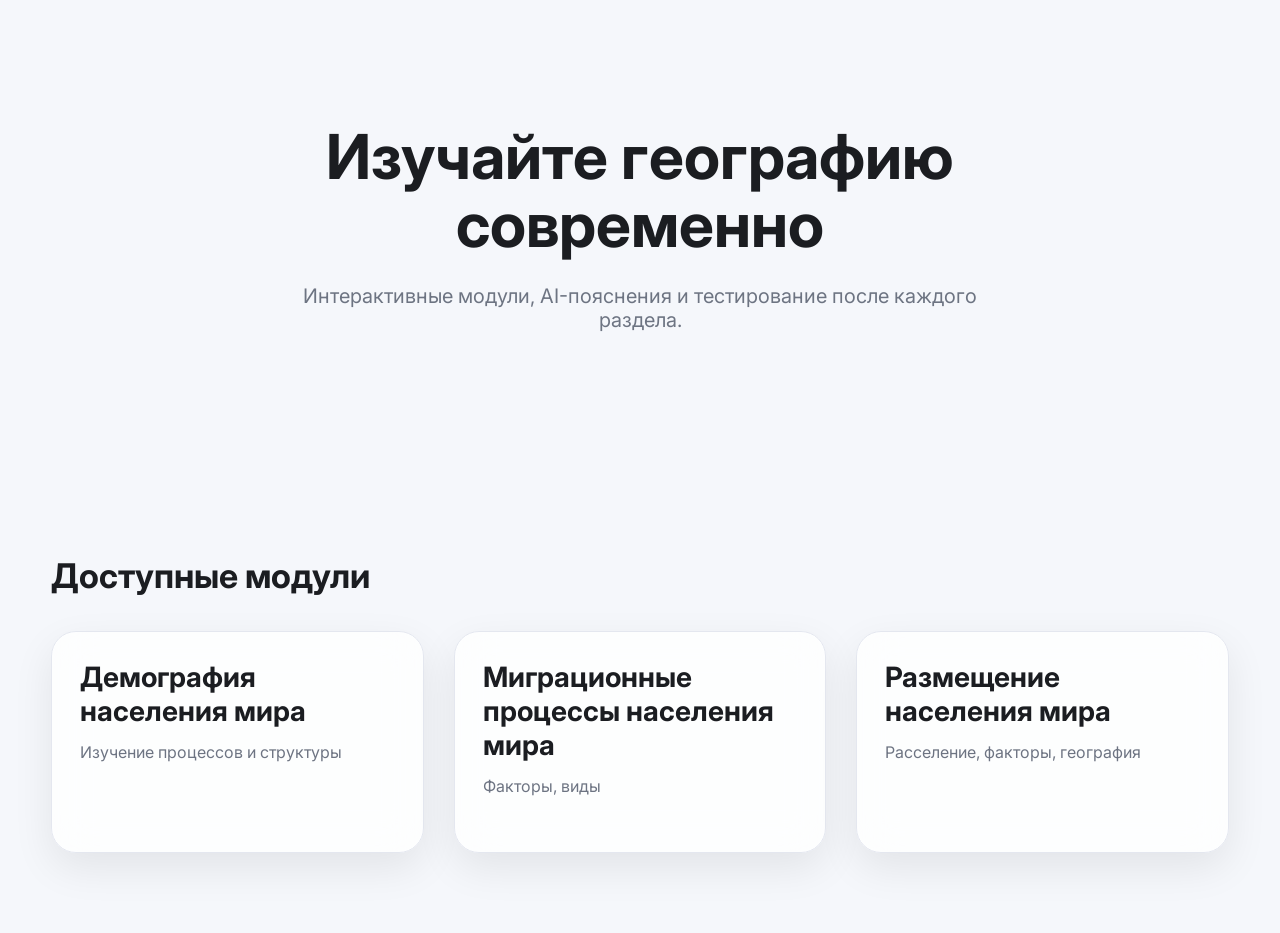
<file: index.html>
<!DOCTYPE html>
<html lang="ru">
<head>
    <meta charset="UTF-8">
    <meta name="viewport" content="width=device-width, initial-scale=1.0">
    <title>Geography</title>

    <link rel="stylesheet" href="style.css">

    <link rel="preconnect" href="https://fonts.googleapis.com">
    <link href="https://fonts.googleapis.com/css2?family=Inter:wght@300;400;500;600;700&display=swap" rel="stylesheet">

</head>
<body>

<section class="hero">

    <div class="hero-text">

        <h1>
            Изучайте географию<br>
            современно
        </h1>

        <p>

            Интерактивные модули, AI-пояснения
            и тестирование после каждого раздела.

        </p>

    </div>

</section>


<section class="modules">

    <h2>Доступные модули</h2>

    <div class="grid">

        <div class="card" id="sel1">

            <h3>
                Демография населения мира
            </h3>

            <p>
                Изучение процессов и структуры
            </p>

            <!-- <div class="progress">

                <div class="fill" style="width:33%"></div>

            </div> -->

            <!-- <span>33%</span> -->

        </div>


        <div class="card" id="sel2">
            <h3>
                Миграционные процессы населения мира
            </h3>

            <p>
                Факторы, виды
            </p>

            <!-- <div class="progress">

                <div class="fill" style="width:20%"></div>

            </div>

            <span>20%</span> -->

        </div>


        <div class="card" id="sel3">
            <h3>
                Размещение населения мира
            </h3>

            <p>
                Расселение, факторы, география
            </p>

            <!-- <div class="progress">

                <div class="fill" style="width:0%"></div>

            </div>

            <span>0%</span> -->

        </div>

    </div>

</section>

<script>
    let block1 = document.querySelector("#sel1");
    block1.addEventListener("click", (e) => {
        location.href = "./index1.html?s=11";
    });
    let block2 = document.querySelector("#sel2");
    block2.addEventListener("click", (e) => {
        location.href = "./index1.html?s=21";
    });
    let block3 = document.querySelector("#sel3");
    block3.addEventListener("click", (e) => {
        location.href = "./index1.html?s=31";
    });
</script>


</body>
</html>
</file>
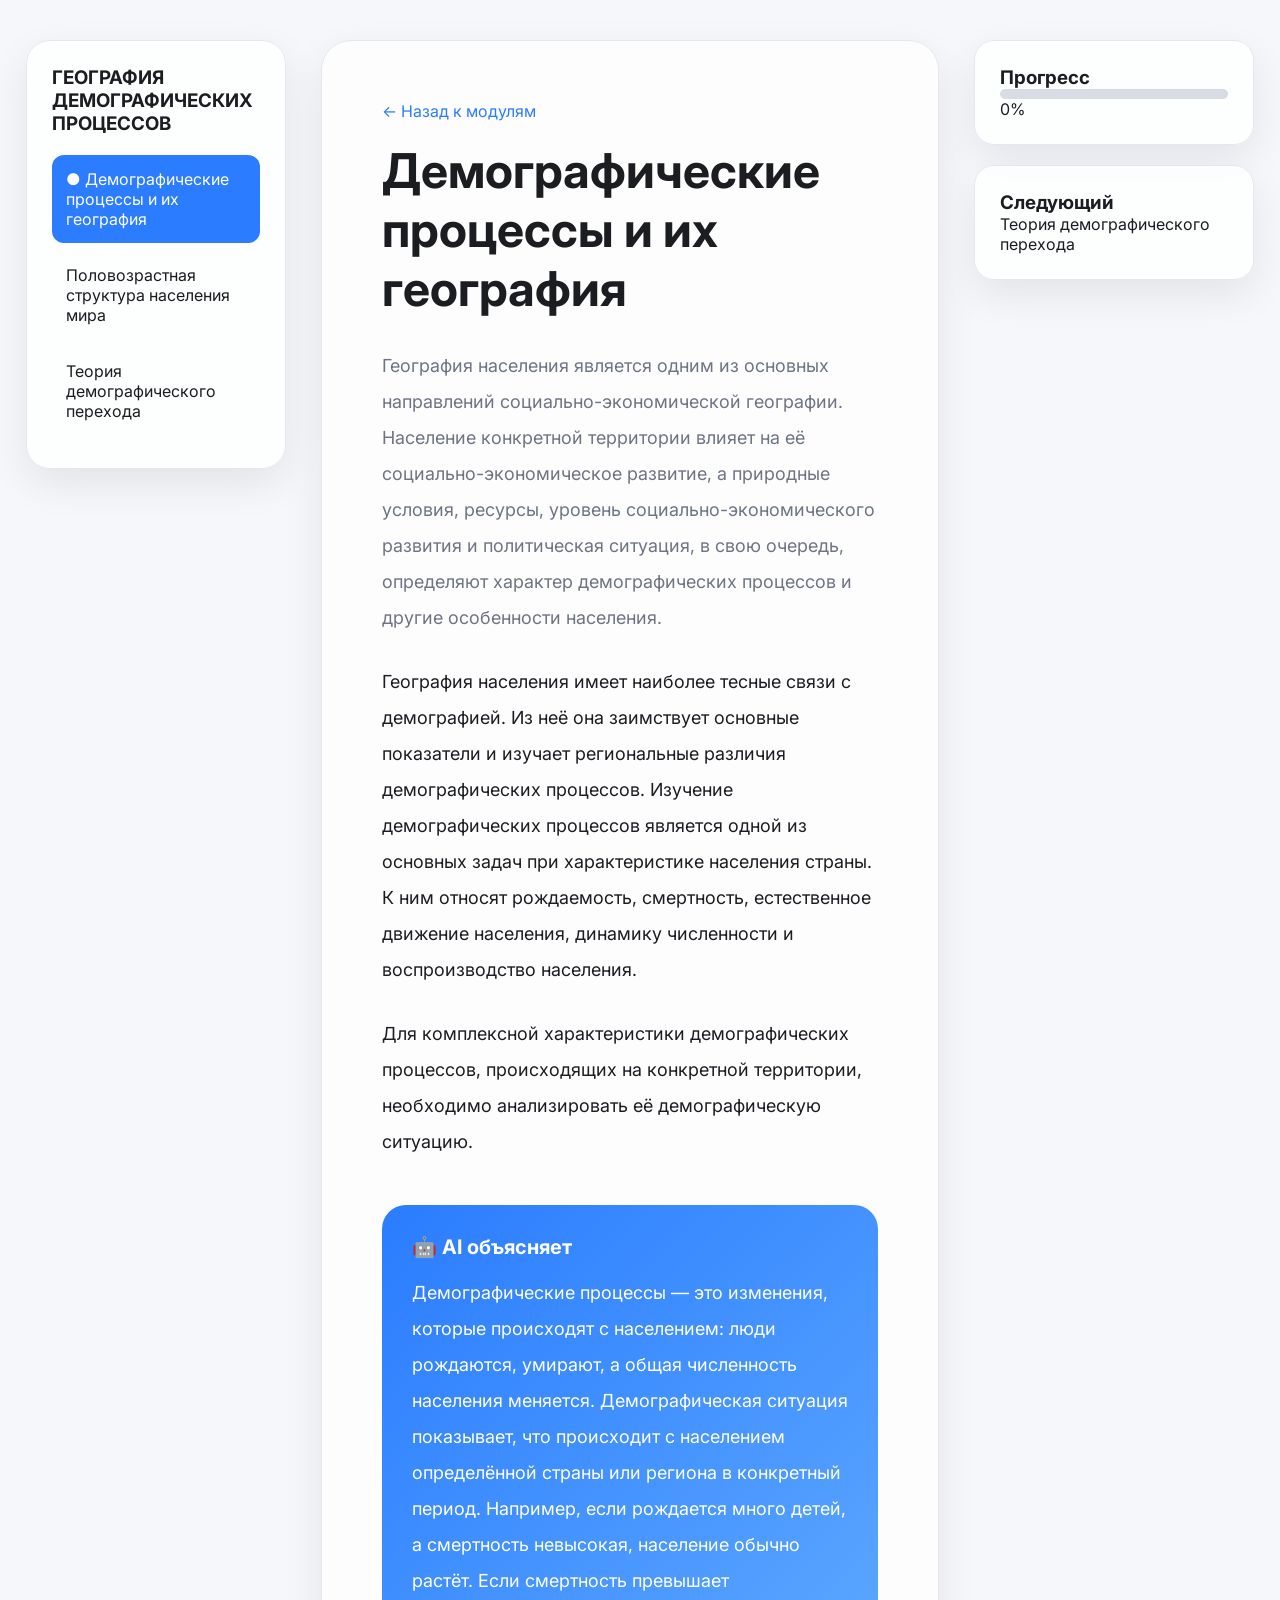
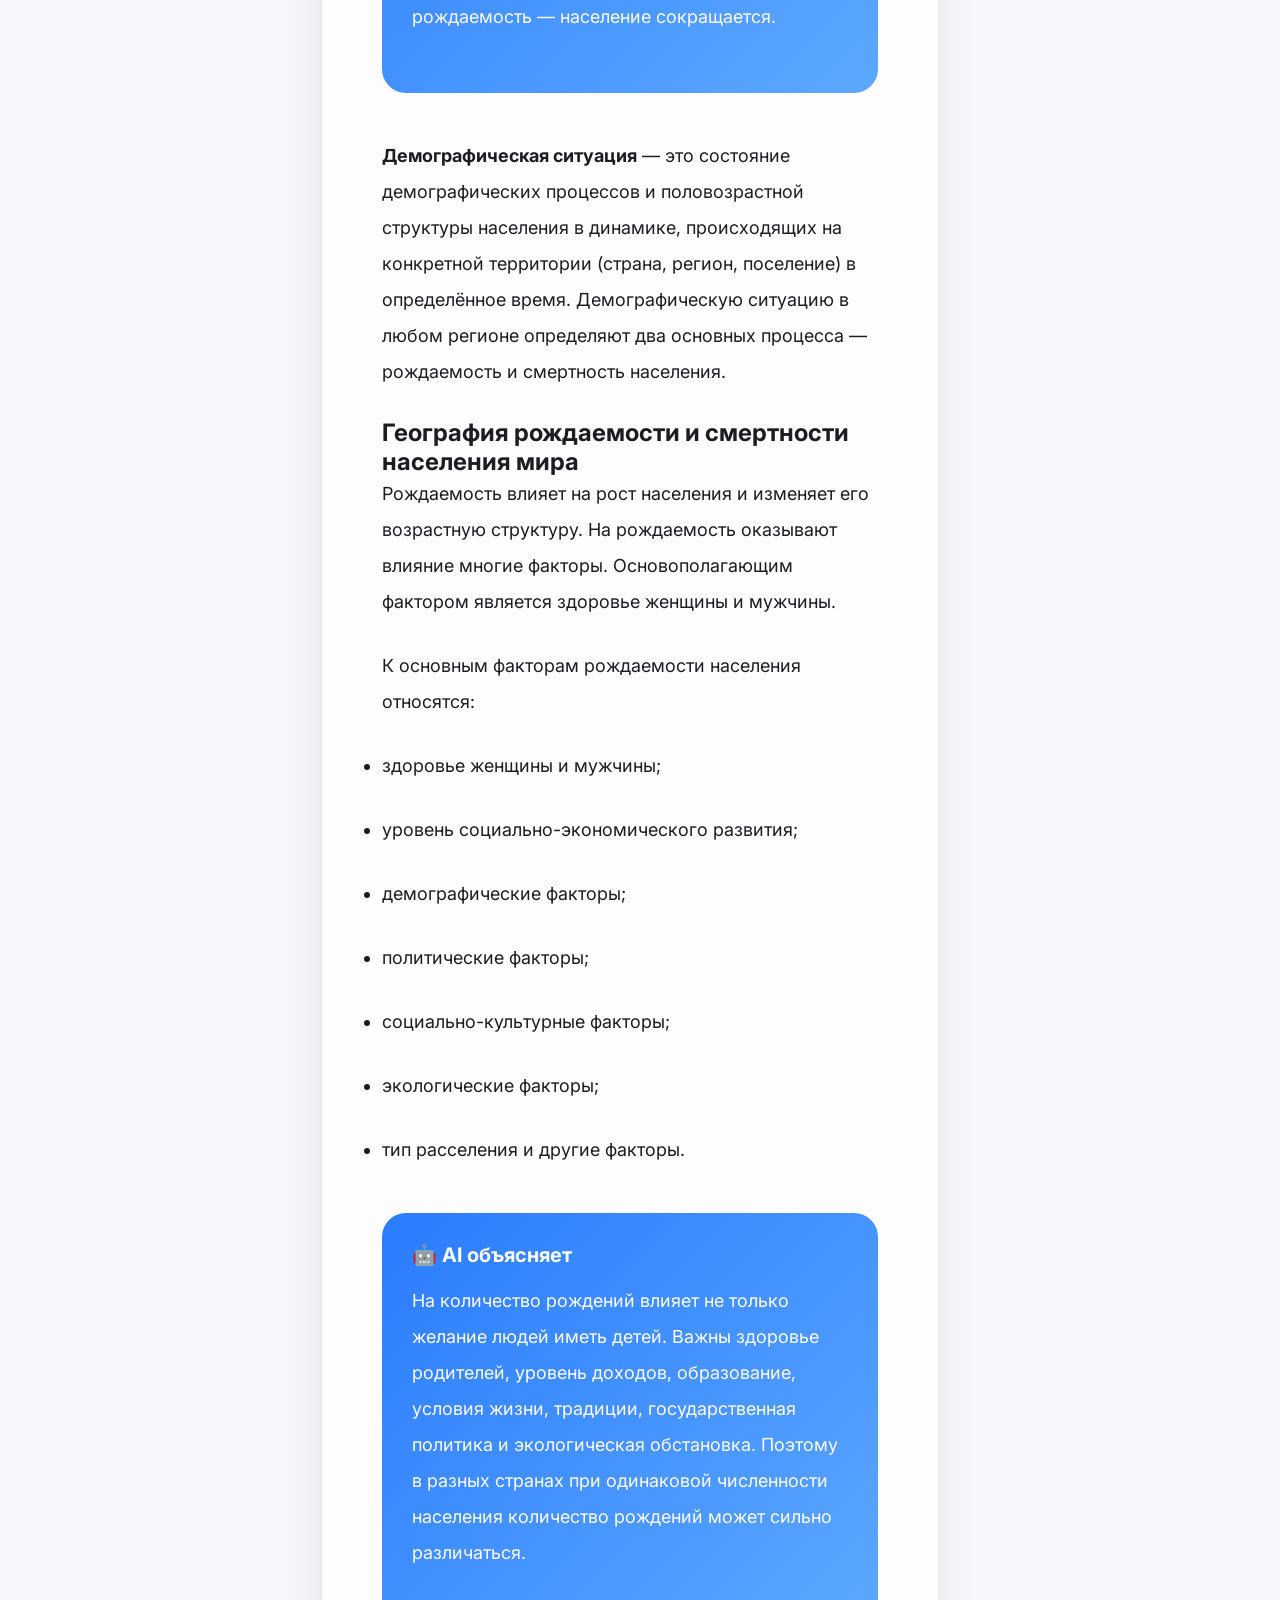
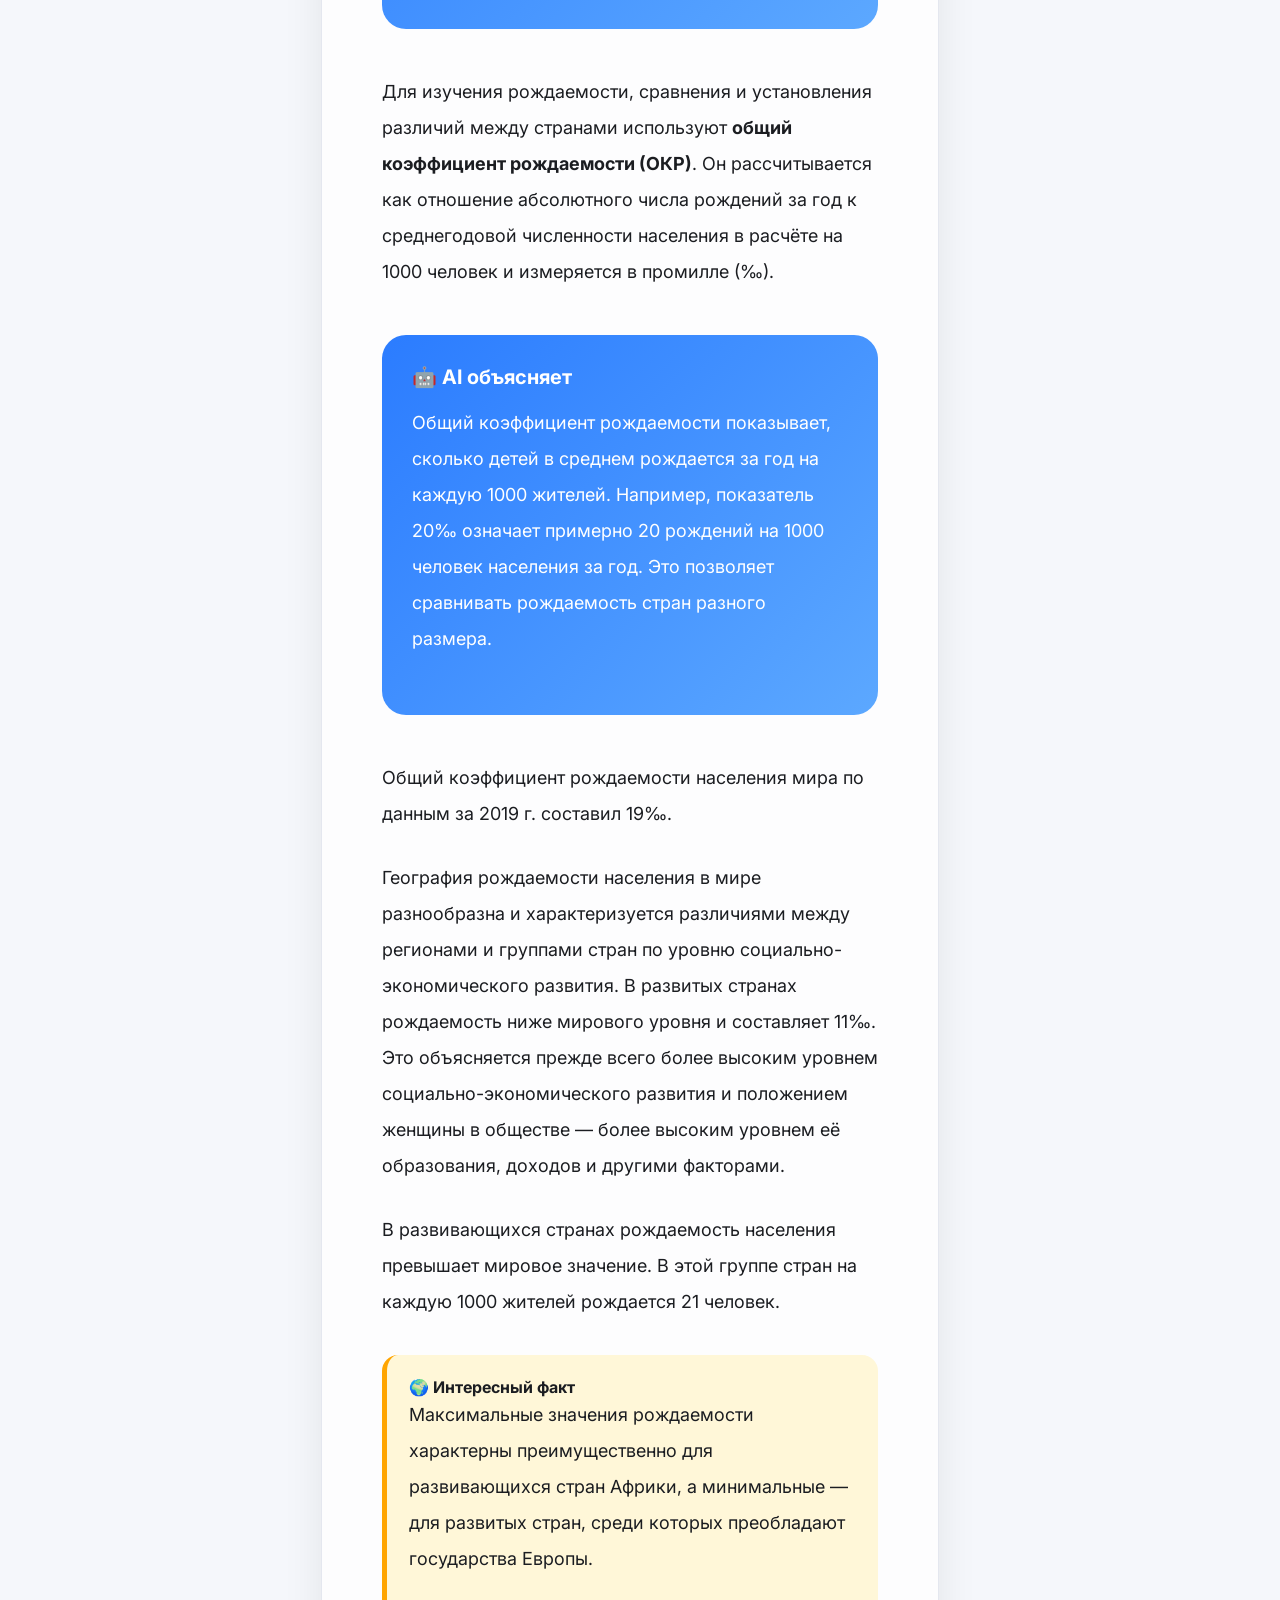
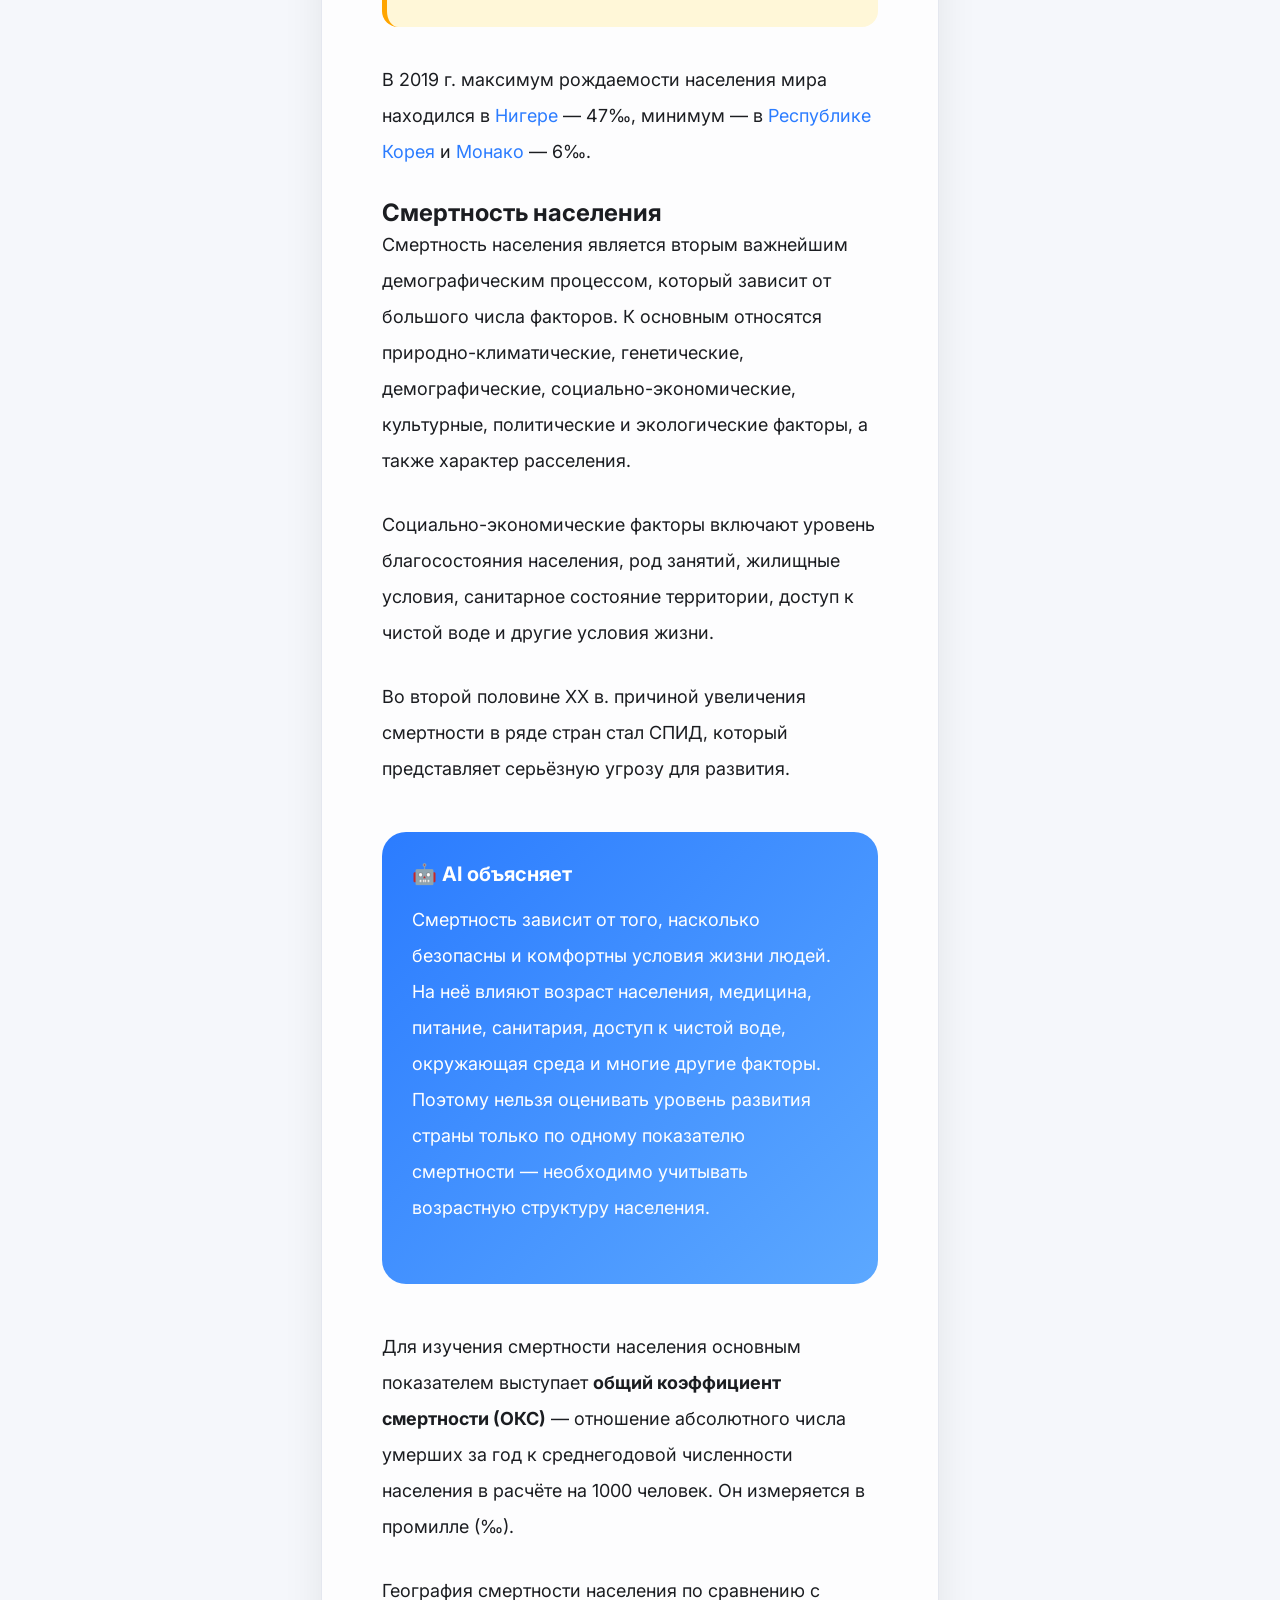
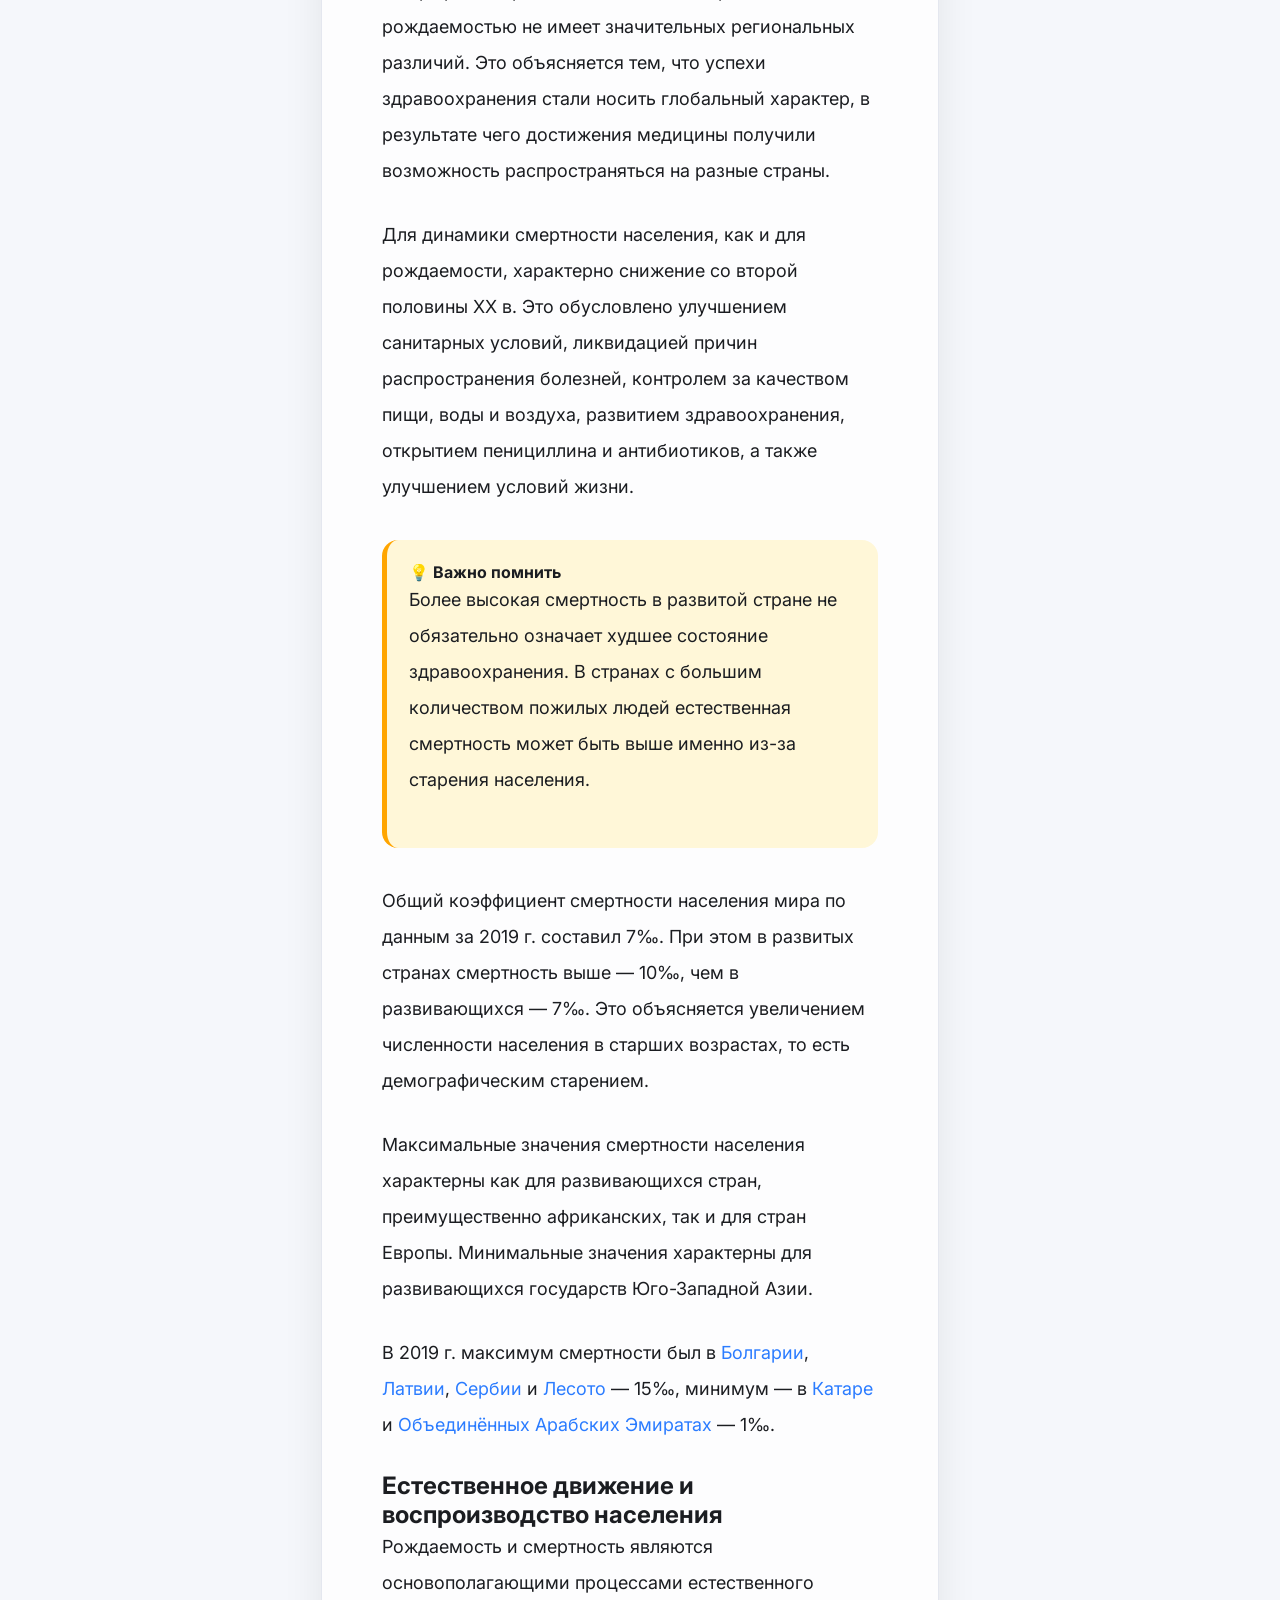
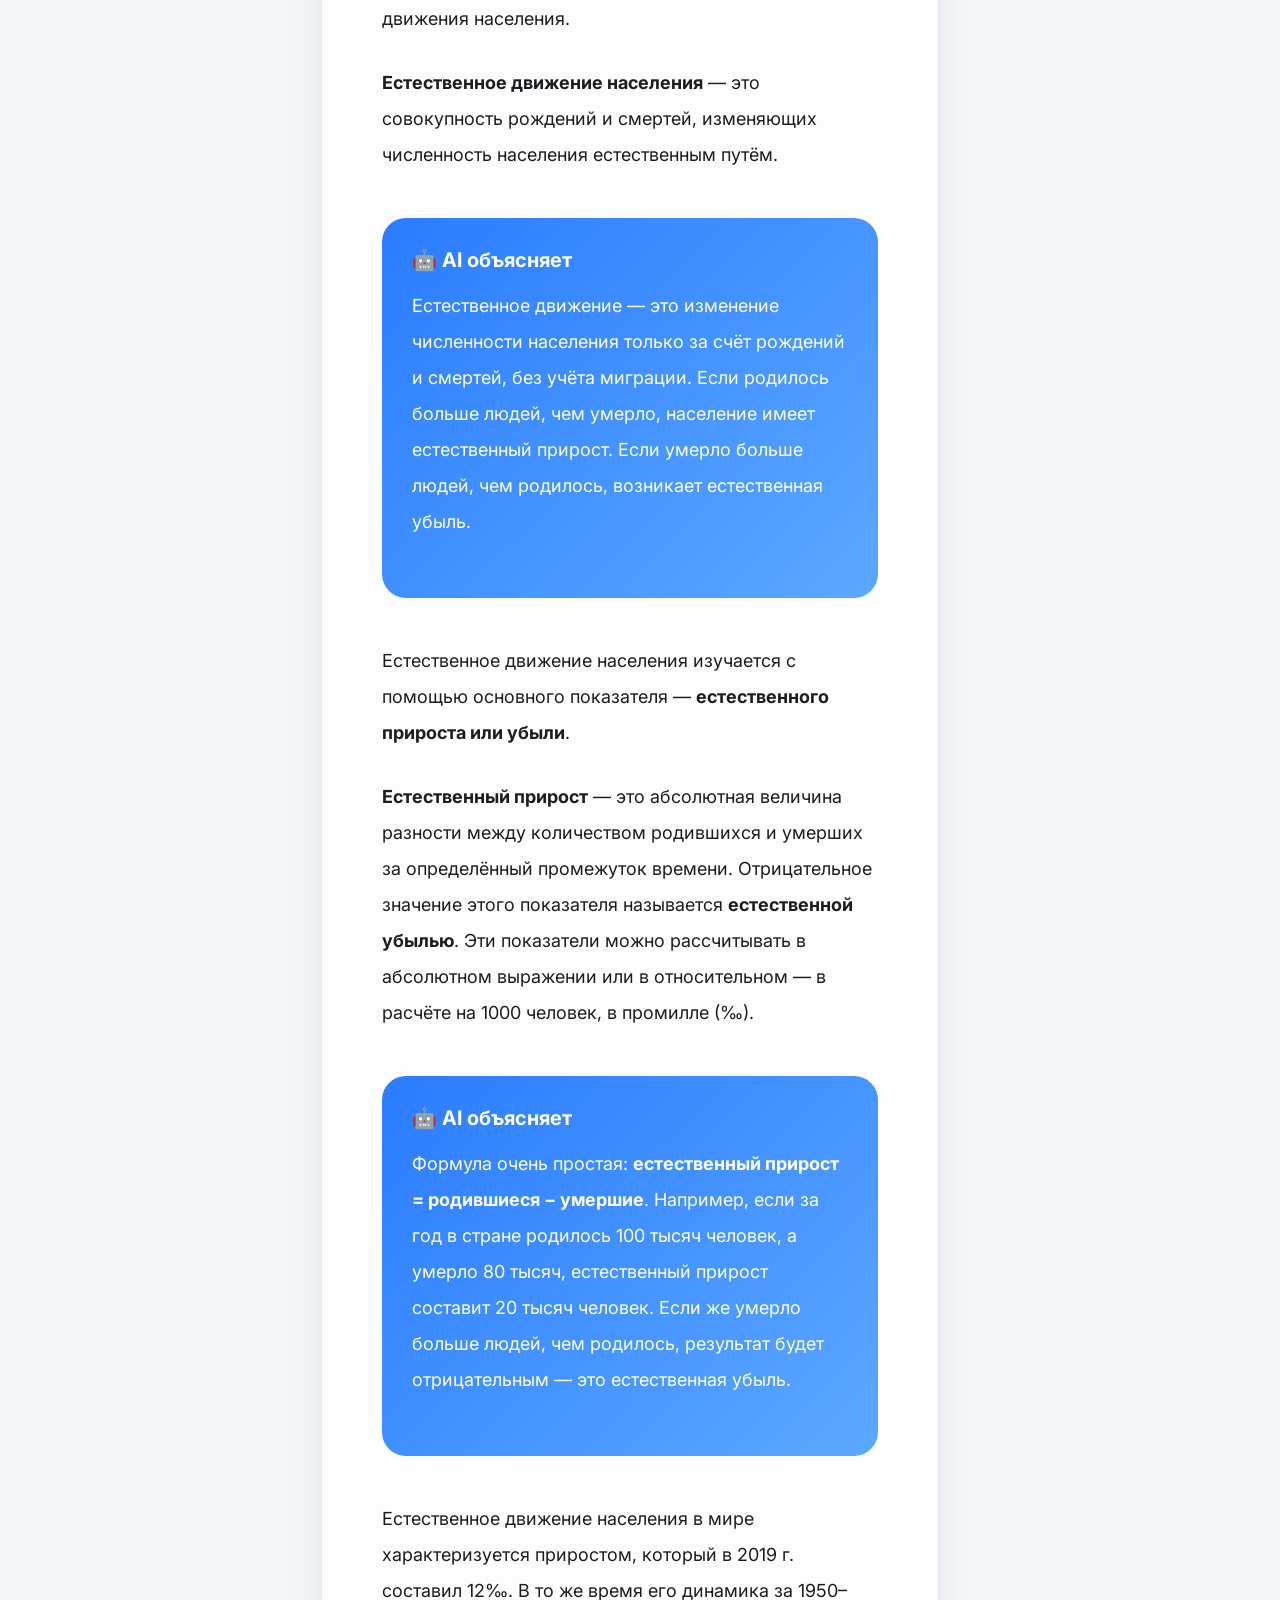
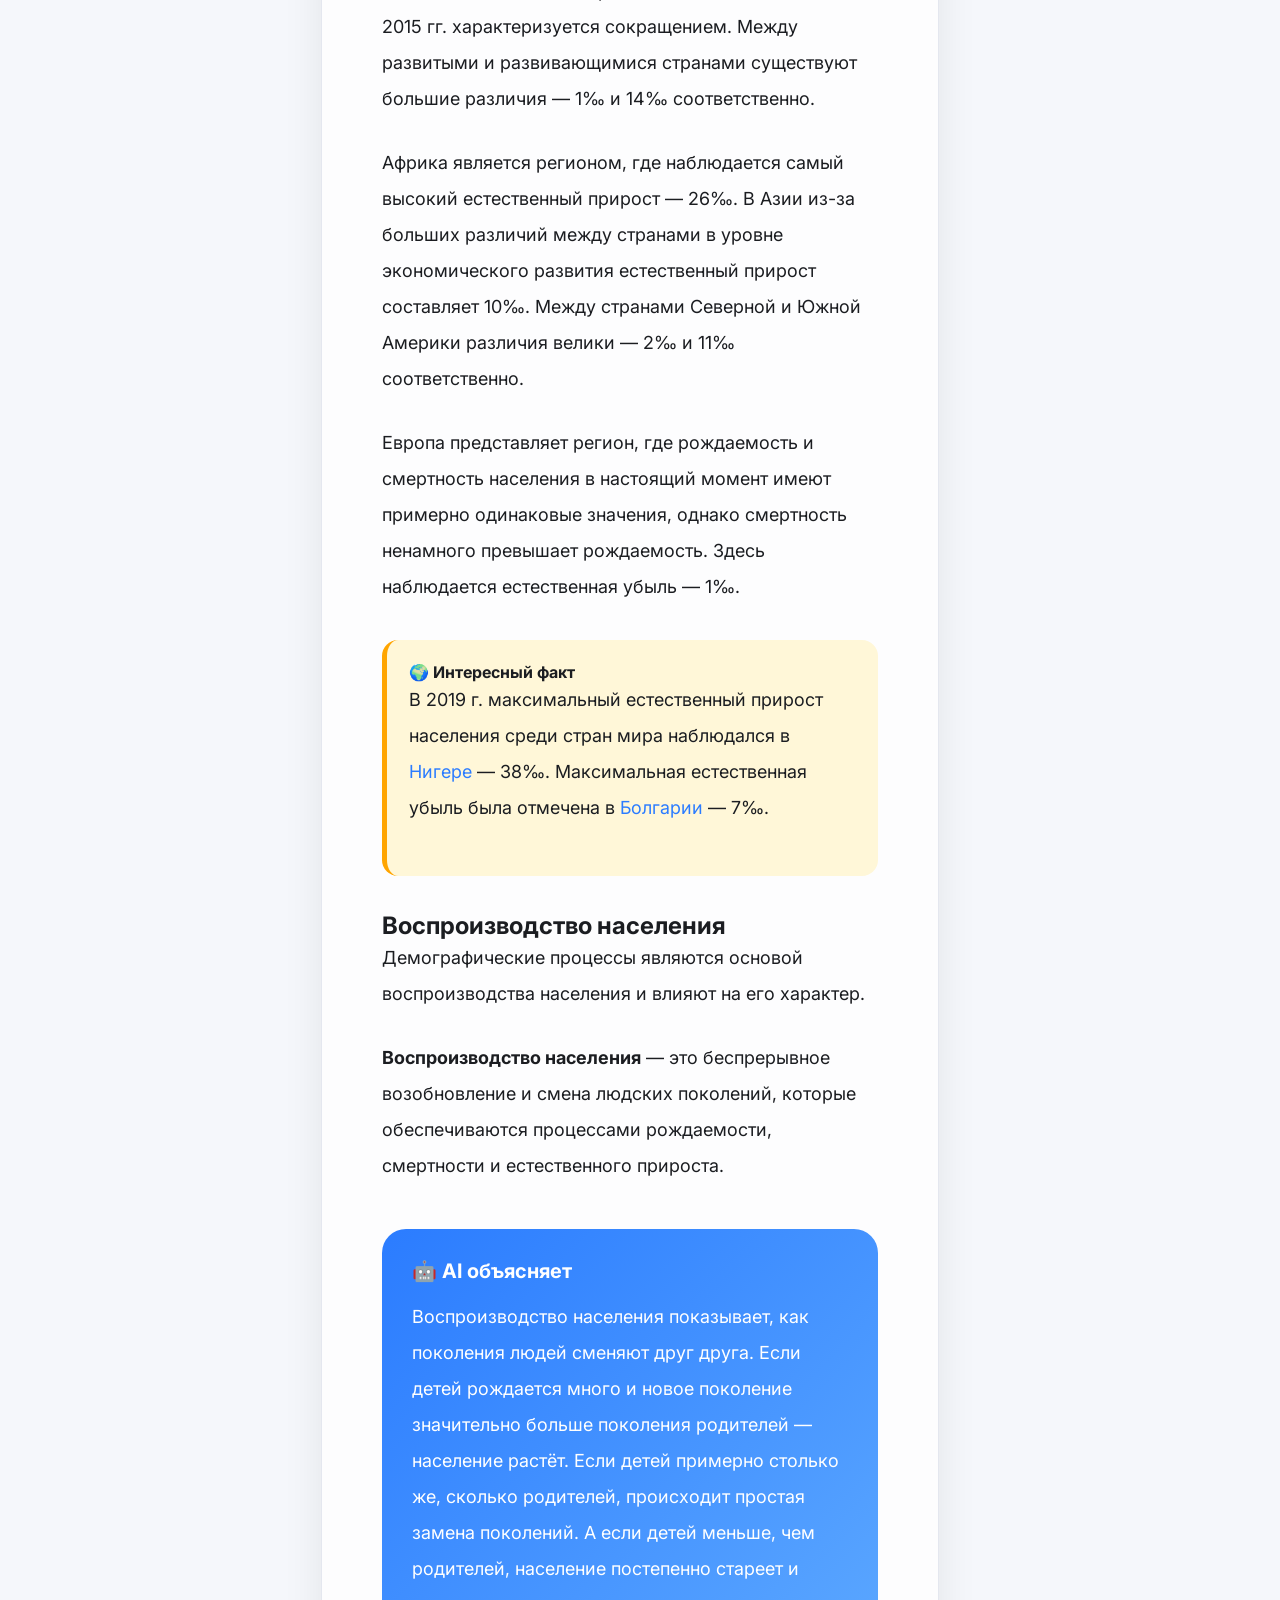
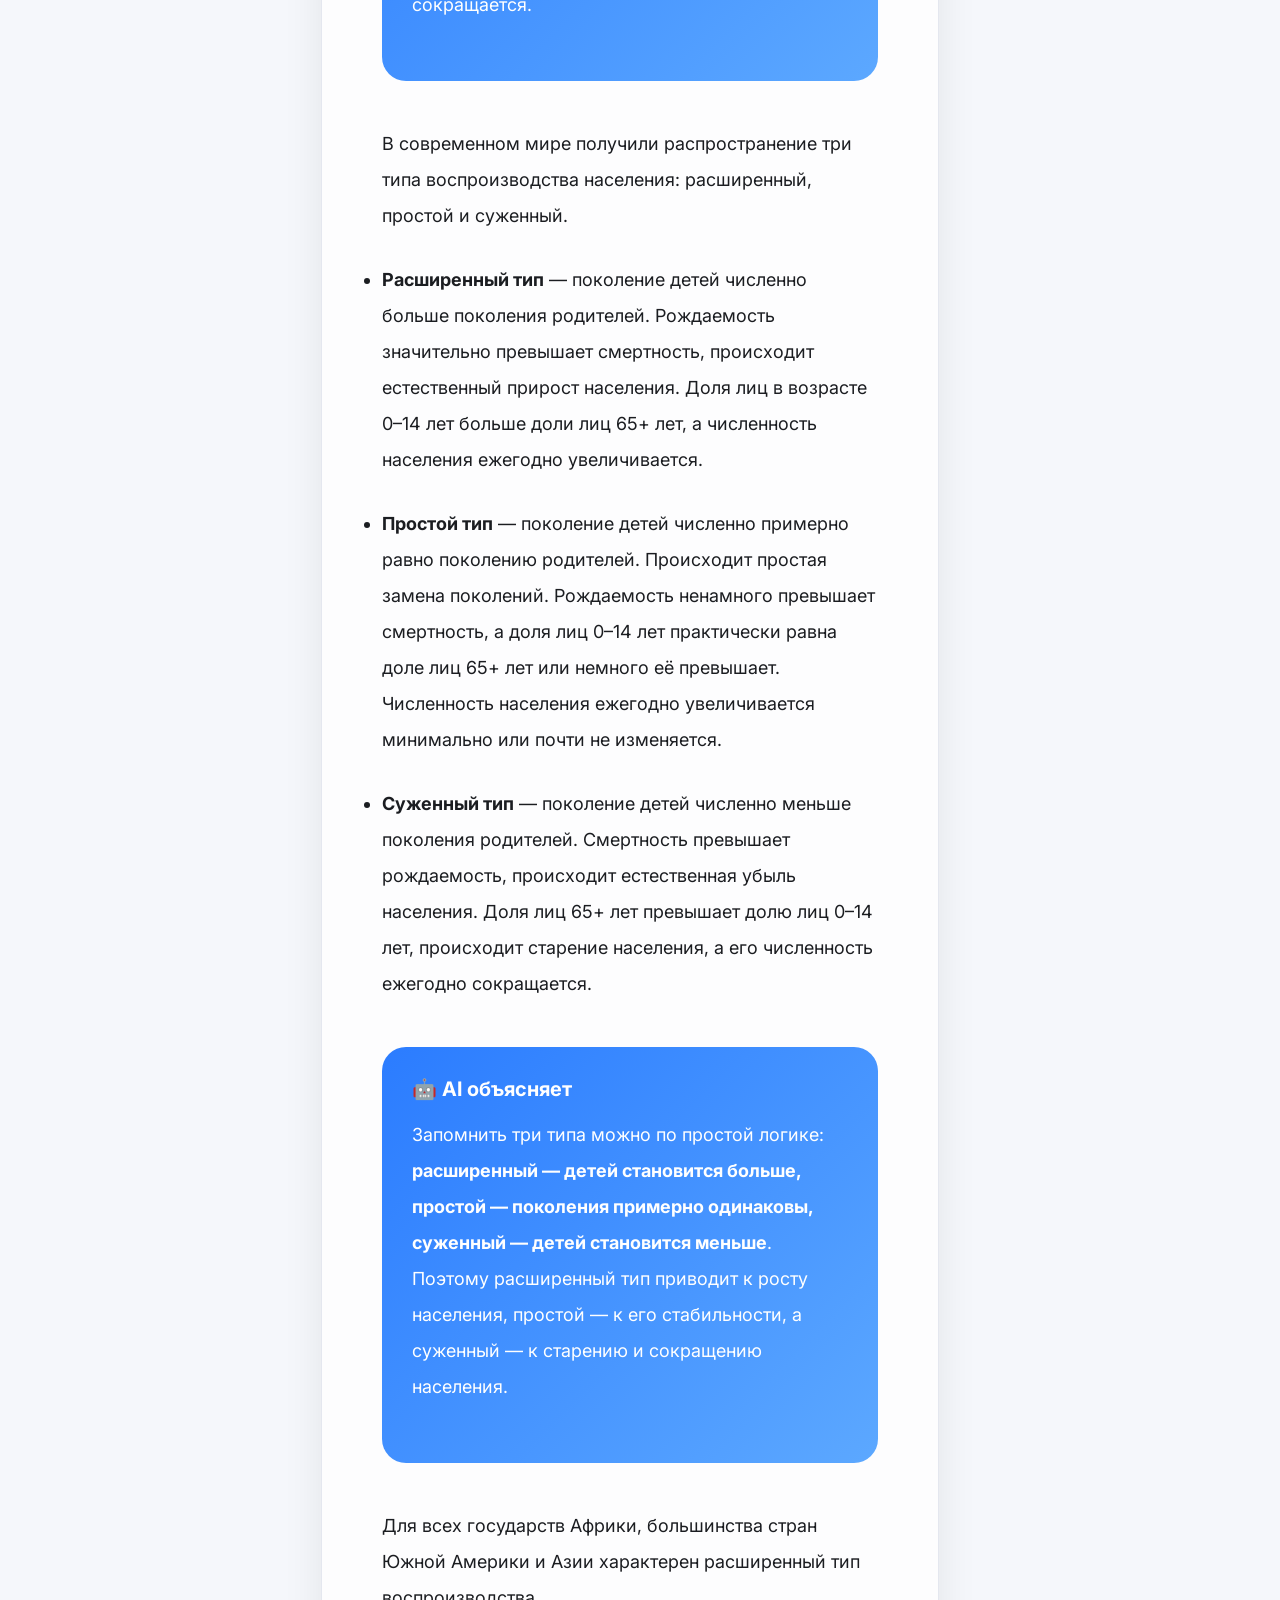
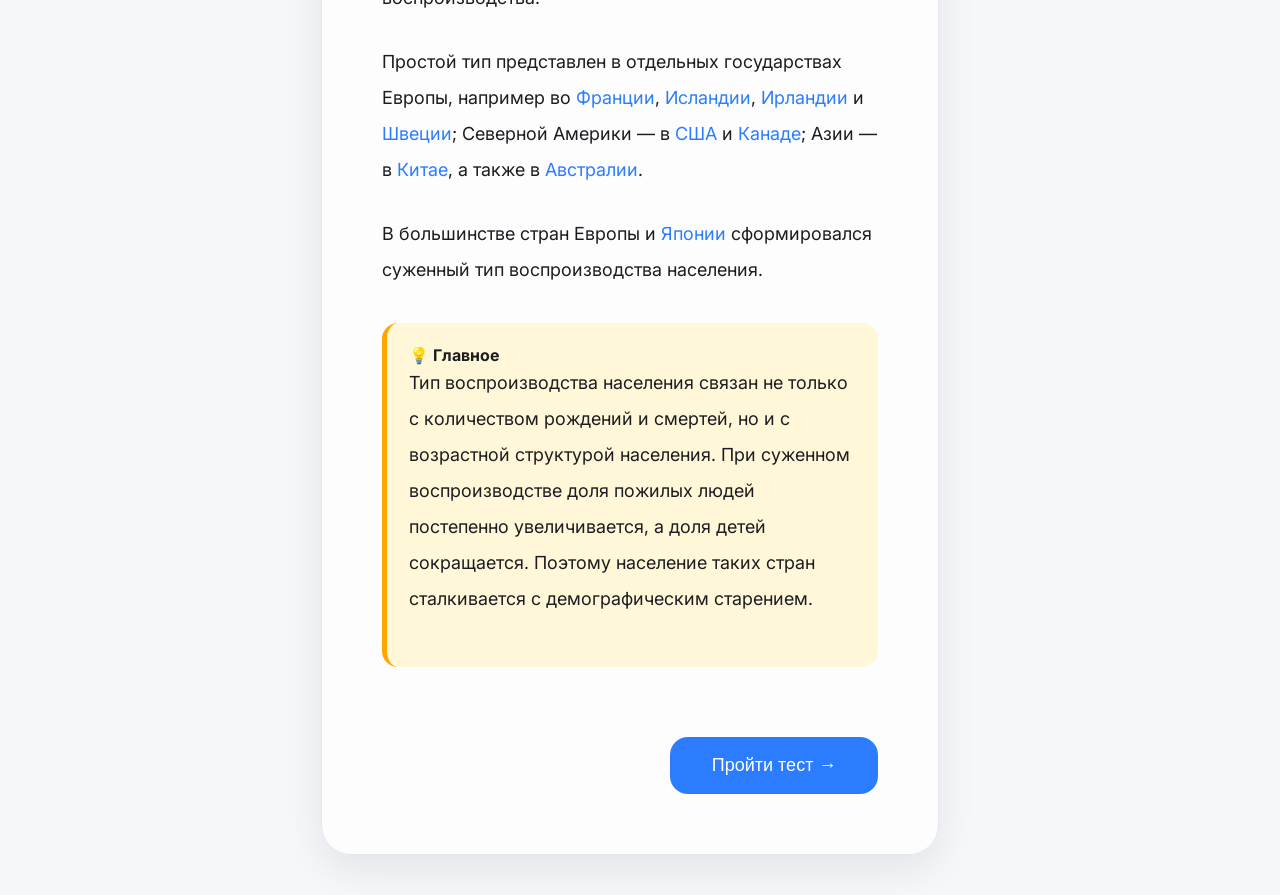
<file: index1.html>
<!DOCTYPE html>
<html lang="ru">
<head>
    <meta charset="UTF-8">
    <meta name="viewport" content="width=device-width, initial-scale=1.0">
    <title>Geography • Модуль</title>

    <link rel="stylesheet" href="style.css">
    <link rel="stylesheet" href="lesson.css">

    <link rel="preconnect" href="https://fonts.googleapis.com">
    <link href="https://fonts.googleapis.com/css2?family=Inter:wght@300;400;500;600;700&display=swap" rel="stylesheet">
</head>
<body>

<div class="lesson-layout">

    <aside class="sidebar" id="s1">

        <h3>ГЕОГРАФИЯ ДЕМОГРАФИЧЕСКИХ ПРОЦЕССОВ</h3>

        <ul>

            <li id="s11">Демографические процессы и их география</li>
            <li id="s12">Половозрастная структура населения мира</li>
            <li id="s13">Теория демографического перехода</li>

        </ul>

    </aside>

    <aside class="sidebar" id="s2">

        <h3>ГЕОГРАФИЯ МЕЖДУНАРОДНОЙ МИГРАЦИИ</h3>

        <ul>

            <li id="s21">Факторы и виды миграции населения</li>
            <li id="s22">Международная миграция в современном мире</li>
            <li id="s23">Беженство в современном мире</li>

        </ul>

    </aside>

    <aside class="sidebar" id="s3">

        <h3>ГЕОГРАФИЯ РАССЕЛЕНИЯ МИРА</h3>

        <ul>

            <li id="s31">Размещение населения мира</li>
            <li id="s32">География расселения мира</li>

        </ul>

    </aside>


    <main class="content">

        <a href="./index.html" class="back">
            ← Назад к модулям
        </a>


        <div id="lesson-content"> <div class="loading"> Загрузка параграфа... </div> </div>


        <div class="lesson-footer">

            <button id="gettest">
                Пройти тест →
            </button>

        </div>

    </main>


    <aside class="progress-panel">

        <div class="progress-card">

            <h3>Прогресс</h3>

            <div class="progress">

                <div class="fill" style="width:33%"></div>

            </div>

            <p>33%</p>

        </div>

        <div class="progress-card">

            <h3>Следующий</h3>

            <p>

                Теория демографического перехода

            </p>

        </div>

    </aside>

</div>


<div id="map-modal" class="map-modal">

    <div class="map-window">

        <div class="map-header">

            <div class="map-title">
                <span>🌍</span>
                <strong id="map-country-name">Карта</strong>
            </div>

            <button class="map-close" id="map-close" style="color: black">
                ×
            </button>

        </div>

        <div class="map-content">

            <div
                class="map-container"
                id="map-container"
            >

                <div
                    class="map-viewport"
                    id="map-viewport"
                ></div>

            </div>

            <div class="map-controls">

                <button id="map-zoom-in" style="color: black">+</button>
                <button id="map-zoom-out" style="color: black">−</button>
                <button id="map-reset" style="color: black">⌂</button>

            </div>

        </div>

    </div>

</div>

</body>

<script>

function getLessonId() {

    const params = new URLSearchParams(window.location.search);

    const value = params.get("s");

    if (!value) {
        return 11;
    }

    const id = Number(value);

    if (!Number.isInteger(id)) {
        return 11;
    }

    return id;
}



const STORAGE_KEY = "progress";


function getProgress() {

    const saved = localStorage.getItem(STORAGE_KEY);

    if (!saved) {

        localStorage.setItem(
            STORAGE_KEY,
            JSON.stringify({
                lessons: {},
                modules: {}
            })
        );

        return {
            lessons: {},
            modules: {}
        };

    }

    try {

        return JSON.parse(saved);

    } catch (error) {

        console.error(
            "Не удалось прочитать прогресс:",
            error
        );

        return {
            lessons: {},
            modules: {}
        };

    }

}


function saveProgress(progress) {

    localStorage.setItem(
        STORAGE_KEY,
        JSON.stringify(progress)
    );

}



function isLessonCompleted(id) {

    const progress = getProgress();

    return progress.lessons[id] === true;

}


async function loadLesson(id) {


    const container =
        document.getElementById(
            "lesson-content"
        );

    try {

        const response =
            await fetch(
                `./s/${id}.html`
            );


        if (!response.ok) {

            throw new Error(
                `HTTP ${response.status}`
            );

        }


        container.innerHTML = await response.text();

        updateSidebar();
        updateProgressPanel();

    }

    catch (error) {

        console.error(
            "Ошибка загрузки теста:",
            error
        );


        container.innerHTML = 'Error while loading lesson';

        updateSidebar();
        updateProgressPanel();

    }
}


function updateSidebar() {

    const currentId = getLessonId();

    const items =
        document.querySelectorAll(
            ".sidebar li"
        );


    items.forEach(item => {

        const id =
            Number(
                item.id.replace("s", "")
            );

        item.classList.remove(
            "active",
            "done"
        );


        if (id === currentId) {

            item.classList.add(
                "active"
            );

            item.innerHTML =
                `● ${item.innerHTML}`;

            return;

        }


        if (isLessonCompleted(id)) {

            item.classList.add(
                "done"
            );

            item.innerHTML =
                `✓ ${item.innerHTML}`;

        }

    });

    const s1 = document.querySelector("#s1");
    const s2 = document.querySelector("#s2");
    const s3 = document.querySelector("#s3");
    if(currentId > 30) {
        s1.style = "display: none;";
        s2.style = "display: none;";
    } else if(currentId > 20) {
        s1.style = "display: none;";
        s3.style = "display: none;";
    } else if(currentId > 10) {
        s2.style = "display: none;";
        s3.style = "display: none;";
    }

}


function setupSidebar() {

    const items =
        document.querySelectorAll(
            ".sidebar li"
        );


    items.forEach(item => {

        item.addEventListener(
            "click",
            () => {

                const id =
                    item.id.replace(
                        "s",
                        ""
                    );

                window.location.href =
                    `?s=${id}`;

            }
        );

    });

}


function updateProgressPanel() {

    const currentId = getLessonId();



    const progress =
        getProgress();


    const moduleProgress =
        progress.modules[
            currentId/10
        ];


    const percent =
        moduleProgress
            ? moduleProgress.percent
            : 0;


    const fill =
        document.querySelector(
            ".progress-panel .fill"
        );


    const percentText =
        document.querySelector(
            ".progress-panel .progress-card p"
        );


    if (fill) {

        fill.style.width =
            `${percent}%`;

    }


    if (percentText) {

        percentText.textContent =
            `${percent}%`;

    }

}


document.addEventListener(
    "DOMContentLoaded",
    () => {

        const id =
            getLessonId();


        loadLesson(id);

        setupSidebar();

        const testbtn = document.querySelector("#gettest");
        testbtn.addEventListener('click', (e) => {
            location.href = `./test.html?s=${id}`;
        })
    }
);



let mapSVG = null;

let mapOriginalViewBox = null;

let mapViewBox = null;

let mapStartViewBox = null;

let isDragging = false;

let dragStartX = 0;
let dragStartY = 0;


async function openWorldMap(
    countries = [],
    title = "Карта"
) {

    const modal =
        document.getElementById("map-modal");

    const titleElement =
        document.getElementById(
            "map-country-name"
        );

    titleElement.textContent = title;

    modal.classList.add("open");


    if (!mapSVG) {
        await loadWorldMap();
    }


    resetMap();

    highlightCountries(countries);

    requestAnimationFrame(() => {

        fitMapToContainer();

    });

}

async function loadWorldMap() {

    const viewport =
        document.getElementById(
            "map-viewport"
        );


    const response =
        await fetch("./world.svg");


    if (!response.ok) {

        throw new Error(
            "Не удалось загрузить world.svg"
        );

    }


    const svgText =
        await response.text();


    viewport.innerHTML =
        svgText;


    mapSVG =
        viewport.querySelector("svg");


    if (!mapSVG) {

        throw new Error(
            "SVG не найден"
        );

    }

    const viewBox =
        mapSVG.viewBox.baseVal;


    mapOriginalViewBox = {

        x: viewBox.x,
        y: viewBox.y,

        width: viewBox.width,
        height: viewBox.height

    };


    mapViewBox = {
        ...mapOriginalViewBox
    };

    mapSVG.setAttribute(
        "preserveAspectRatio",
        "xMidYMid meet"
    );

    mapSVG.setAttribute(
        "draggable",
        "false"
    );

    mapSVG
        .querySelectorAll("path")
        .forEach(path => {

            path.addEventListener(
                "click",
                event => {
                    if (
                        Math.abs(
                            event.clientX -
                            dragStartX
                        ) > 5 ||
                        Math.abs(
                            event.clientY -
                            dragStartY
                        ) > 5
                    ) {
                        return;
                    }
                    
                    console.log(
                        path.id,
                        path.getAttribute("title")
                    );

                }
            );

        });
    
    applyViewBox();
}


function highlightCountries(countries) {
    if (!mapSVG) {
        return;
    }

    mapSVG
        .querySelectorAll(
            ".country-highlight, .country-highlight-secondary"
        )
        .forEach(
            path => {

                path.classList.remove(
                    "country-highlight",
                    "country-highlight-secondary"
                );

            }
        );

    countries.forEach(
        (countryId, index) => {

            const country =
                mapSVG.querySelector(
                    `#${countryId}`
                );

            if (!country) {

                console.warn(
                    `Страна ${countryId} не найдена`
                );

                return;
            }

            if (index === 0) {
                country.classList.add(
                    "country-highlight"
                );
            } else {
                country.classList.add(
                    "country-highlight-secondary"
                );
            }

        }
    );

}


function resetMap() {
    if (!mapOriginalViewBox) {
        return;
    }
    mapViewBox = {
        ...mapOriginalViewBox
    };
    applyViewBox();

}


function applyViewBox() {
    if (!mapSVG || !mapViewBox) {
        return;
    }

    mapSVG.setAttribute(
        "viewBox",

        `${mapViewBox.x}
         ${mapViewBox.y}
         ${mapViewBox.width}
         ${mapViewBox.height}`
    );
}

function fitMapToContainer() {
    if (!mapSVG) {
        return;
    }

    mapViewBox = {
        ...mapOriginalViewBox
    };

    applyViewBox();
}

function zoomMap(
    factor,
    centerX = null,
    centerY = null
) {

    if (!mapSVG) {
        return;
    }

    const container =
        document.getElementById(
            "map-container"
        );

    const rect =
        container.getBoundingClientRect();

    if (
        centerX === null ||
        centerY === null
    ) {

        centerX =
            rect.width / 2;

        centerY =
            rect.height / 2;

    }

    const svgX =
        mapViewBox.x +
        (
            centerX / rect.width
        ) *
        mapViewBox.width;


    const svgY =
        mapViewBox.y +
        (
            centerY / rect.height
        ) *
        mapViewBox.height;


    const newWidth =
        mapViewBox.width * factor;


    const newHeight =
        mapViewBox.height * factor;

    const minWidth = 20;

    const maxWidth =
        mapOriginalViewBox.width;


    if (
        newWidth < minWidth ||
        newWidth > maxWidth
    ) {
        return;
    }

    const ratioX =
        (
            svgX -
            mapViewBox.x
        ) /
        mapViewBox.width;


    const ratioY =
        (
            svgY -
            mapViewBox.y
        ) /
        mapViewBox.height;


    mapViewBox.width =
        newWidth;

    mapViewBox.height =
        newHeight;


    mapViewBox.x =
        svgX -
        ratioX *
        newWidth;


    mapViewBox.y =
        svgY -
        ratioY *
        newHeight;


    applyViewBox();
}

const mapContainer =
    document.getElementById(
        "map-container"
    );

mapContainer.addEventListener(
    "wheel",
    event => {

        event.preventDefault();


        const rect =
            mapContainer.getBoundingClientRect();


        const x =
            event.clientX -
            rect.left;


        const y =
            event.clientY -
            rect.top;


        if (event.deltaY < 0) {

            zoomMap(
                0.8,
                x,
                y
            );

        } else {

            zoomMap(
                1.25,
                x,
                y
            );

        }

    },
    {
        passive: false
    }
);

mapContainer.addEventListener(
    "pointerdown",
    event => {

        isDragging = true;


        mapContainer.classList.add(
            "dragging"
        );


        dragStartX =
            event.clientX;

        dragStartY =
            event.clientY;


        mapStartViewBox = {
            ...mapViewBox
        };


        mapContainer.setPointerCapture(
            event.pointerId
        );
    }
);


mapContainer.addEventListener(
    "pointermove",
    event => {

        if (!isDragging) {
            return;
        }


        const rect =
            mapContainer.getBoundingClientRect();

        const dx =
            event.clientX -
            dragStartX;


        const dy =
            event.clientY -
            dragStartY;

        const scaleX =
            mapStartViewBox.width /
            rect.width;


        const scaleY =
            mapStartViewBox.height /
            rect.height;


        mapViewBox.x =
            mapStartViewBox.x -
            dx * scaleX;


        mapViewBox.y =
            mapStartViewBox.y -
            dy * scaleY;


        applyViewBox();

    }
);


mapContainer.addEventListener(
    "pointerup",
    event => {

        isDragging = false;


        mapContainer.classList.remove(
            "dragging"
        );


        mapContainer.releasePointerCapture(
            event.pointerId
        );

    }
);


document
    .getElementById("map-zoom-in")
    .addEventListener(
        "click",
        () => {

            zoomMap(1.25);

        }
    );


document
    .getElementById("map-zoom-out")
    .addEventListener(
        "click",
        () => {

            zoomMap(.8);

        }
    );


document
    .getElementById("map-reset")
    .addEventListener(
        "click",
        () => {

            resetMap();

        }
    );

document
    .getElementById("map-close")
    .addEventListener(
        "click",
        closeWorldMap
    );


function closeWorldMap() {
    document
        .getElementById(
            "map-modal"
        )
        .classList.remove(
            "open"
        );
}

document.addEventListener(
    "keydown",
    event => {

        if (
            event.key === "Escape"
        ) {

            closeWorldMap();

        }
    }
);

</script>
</html>
</file>
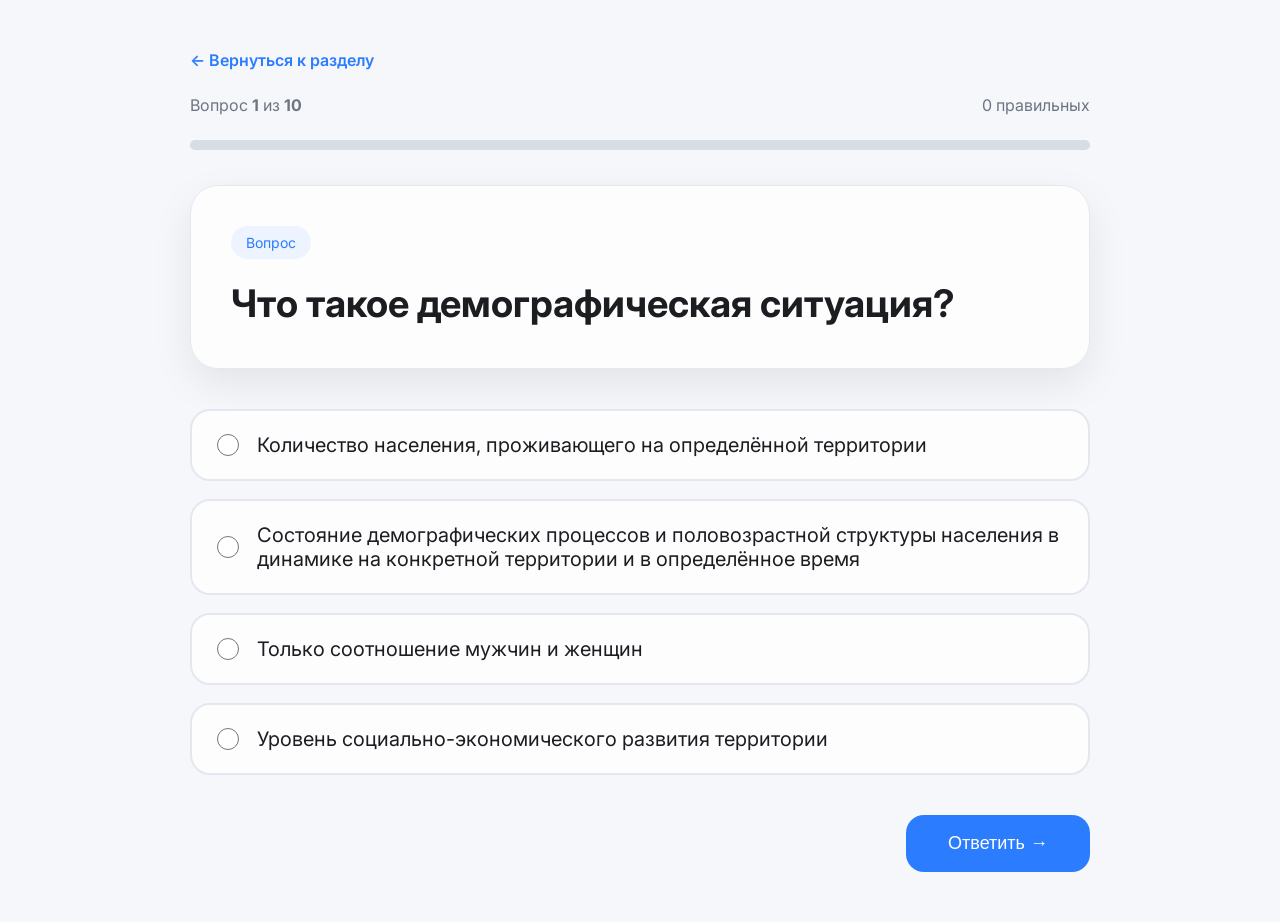
<file: test.html>
<!DOCTYPE html>
<html lang="ru">
<head>

    <meta charset="UTF-8">
    <meta name="viewport" content="width=device-width, initial-scale=1.0">

    <title>Geography • Тест</title>

    <link rel="stylesheet" href="style.css">
    <link rel="stylesheet" href="test.css">

    <link rel="preconnect" href="https://fonts.googleapis.com">

    <link href="https://fonts.googleapis.com/css2?family=Inter:wght@400;500;600;700&display=swap" rel="stylesheet">

</head>

<body>

<div class="quiz-container">

    <a class="back" id="back-link" href="#">
        ← Вернуться к разделу
    </a>


    <div class="quiz-header">

        <div id="question-counter">
            Вопрос 1 из 2
        </div>

        <div id="quiz-score">
            0 правильных
        </div>

    </div>


    <div class="progress">

        <div
            class="fill"
            id="quiz-progress"
            style="width:0%"
        ></div>

    </div>


    <div id="quiz-content">

        <div class="question-card">

            <span class="tag">
                Вопрос
            </span>

            <h1 id="question">
                Загрузка...
            </h1>

        </div>


        <div
            class="answers"
            id="answers"
        ></div>


        <div class="actions">

            <button
                id="answer-button"
                disabled
            >
                Ответить →
            </button>

        </div>

    </div>


    <!-- Результат теста -->

    <div
        id="result"
        class="result-card"
        style="display:none"
    >

        <div class="result-icon">
            🎉
        </div>

        <h1>
            Тест завершён!
        </h1>

        <p id="result-text"></p>

        <div class="result-actions">

            <button id="retry-button">
                Пройти ещё раз
            </button>

            <button
                id="lesson-button"
                class="secondary-button"
            >
                Вернуться к параграфу
            </button>

        </div>

    </div>

</div>


<script src="test.js"></script>

</body>
</html>
</file>
<file: style.css>
*{
    margin:0;
    padding:0;
    box-sizing:border-box;
}

:root{

    --bg:#f5f7fb;
    --card:#ffffffcc;
    --text:#1b1d21;
    --accent:#2b7cff;
    --secondary:#6d7482;
    --border:#e4e7ef;
    --shadow:0 15px 40px rgba(0,0,0,.08);

}

@media (prefers-color-scheme:dark){

:root{

    --bg:#0f1115;
    --card:rgba(30,33,40,.8);
    --text:#ffffff;
    --secondary:#b9bec8;
    --border:#2d3138;
    --shadow:0 10px 35px rgba(0,0,0,.45);

}
}

body{

    font-family:Inter,sans-serif;
    background:var(--bg);
    color:var(--text);

}

/* ---------- HEADER ---------- */

header{

    display:flex;
    justify-content:space-between;
    align-items:center;

    padding:24px 70px;

}

.logo{

    font-size:28px;
    font-weight:700;

}

.logo span{

    margin-left:8px;

}

nav{

    display:flex;
    gap:35px;

}

nav a{

    color:var(--secondary);
    text-decoration:none;
    transition:.25s;

}

nav a:hover{

    color:var(--accent);

}

/* ---------- HERO ---------- */

.hero{

    display:flex;
    justify-content:center;
    align-items:center;

    min-height:55vh;

    text-align:center;

}

.hero-text{

    width:min(700px,90%);

}

.hero h1{

    font-size:62px;
    line-height:1.1;

    margin-bottom:25px;

}

.hero p{

    font-size:20px;
    color:var(--secondary);

    margin-bottom:40px;

}

button{

    border:none;
    cursor:pointer;

    background:var(--accent);
    color:white;

    padding:18px 42px;

    border-radius:18px;

    font-size:18px;

    transition:.25s;

}

button:hover{

    transform:translateY(-3px);
    box-shadow:0 15px 35px rgba(43,124,255,.35);

}

/* ---------- MODULES ---------- */

.modules{

    width:min(1300px,92%);
    margin:auto;

    margin-top:60px;
    margin-bottom:80px;

}

.modules h2{

    margin-bottom:35px;
    font-size:34px;

}

.grid{

    display:grid;

    grid-template-columns:repeat(auto-fit,minmax(320px,1fr));

    gap:30px;

}

.card{

    background:var(--card);

    backdrop-filter:blur(20px);

    border:1px solid var(--border);

    border-radius:25px;

    padding:28px;

    transition:.3s;

    box-shadow:var(--shadow);

}

.card:hover{

    transform:translateY(-8px);

}

.emoji{

    font-size:55px;

    margin-bottom:18px;

}

.card h3{

    font-size:28px;

    margin-bottom:12px;

}

.card p{

    color:var(--secondary);

    margin-bottom:24px;

    line-height:1.6;

}

.progress{

    width:100%;
    height:10px;

    border-radius:100px;

    background:#d7dce5;

    overflow:hidden;

}

.fill{

    height:100%;

    background:linear-gradient(90deg,#3d8bfd,#48c6ef);

}

.card span{

    display:block;

    margin-top:12px;

    color:var(--secondary);

}

/* ---------- MOBILE ---------- */

@media(max-width:900px){

header{

    padding:25px;

    flex-direction:column;

    gap:25px;

}

.hero h1{

    font-size:44px;

}

.hero{

    min-height:45vh;

}

}
</file>
<file: lesson.css>
.lesson-layout{

    display:grid;
    grid-template-columns:260px minmax(0,1fr) 280px;

    gap:35px;

    width:min(1700px,96%);
    margin:40px auto;

}

/* ---------- боковые панели ---------- */

.sidebar,
.progress-panel{

    position:sticky;
    top:30px;
    align-self:start;

}

.sidebar{

    background:var(--card);
    border:1px solid var(--border);
    border-radius:24px;

    padding:25px;

    box-shadow:var(--shadow);

}

.sidebar h3{

    margin-bottom:20px;

}

.sidebar ul{

    list-style:none;

}

.sidebar li{

    padding:14px;
    border-radius:12px;

    margin-bottom:8px;

    cursor:pointer;

    transition:.2s;

}

.sidebar li:hover{

    background:rgba(0,0,0,.04);

}

.sidebar .active{

    background:#2b7cff;
    color:white;

}

.sidebar .done{

    color:#2aaf5d;

}

/* ---------- статья ---------- */

.content{

    background:var(--card);
    border:1px solid var(--border);

    border-radius:30px;

    padding:60px;

    box-shadow:var(--shadow);

}

.back{

    color:var(--accent);
    text-decoration:none;

}

.content h1{

    font-size:48px;
    margin:20px 0 30px;

}

.lead{

    font-size:24px;
    color:var(--secondary);

    margin-bottom:40px;

}

.content p, .content li{

    line-height:2;
    font-size:18px;
    margin-bottom:28px;

}

/* ---------- AI ---------- */

.ai-card{

    margin:45px 0;

    background:linear-gradient(135deg,#2b7cff,#5ca8ff);

    color:white;

    border-radius:24px;

    padding:30px;

}

.ai-header{

    font-size:20px;
    font-weight:700;
    margin-bottom:16px;

}

/* ---------- факт ---------- */

.info-card{

    background:#fff7d8;

    border-left:5px solid orange;

    border-radius:16px;

    padding:22px;

    margin:35px 0;

}

/* ---------- правая панель ---------- */

.progress-card{

    background:var(--card);

    border:1px solid var(--border);

    border-radius:20px;

    padding:25px;

    margin-bottom:20px;

    box-shadow:var(--shadow);

}

/* ---------- футер ---------- */

.lesson-footer{

    margin-top:70px;

    display:flex;
    justify-content:flex-end;

}


/* ============================================================
   WORLD MAP
   ============================================================ */

.map-modal {

    position: fixed;

    inset: 0;

    z-index: 1000;

    display: none;

    align-items: center;
    justify-content: center;

    padding: 20px;

    background: rgba(10, 15, 25, .65);

    backdrop-filter: blur(10px);

}


.map-modal.open {

    display: flex;

}


/* ============================================================
   Окно
   ============================================================ */

.map-window {

    width: min(1200px, 95vw);

    height: min(800px, 92vh);

    display: flex;

    flex-direction: column;

    overflow: hidden;

    background: var(--card);

    border: 1px solid var(--border);

    border-radius: 28px;

    box-shadow:
        0 30px 100px rgba(0, 0, 0, .35);

}


/* ============================================================
   Заголовок
   ============================================================ */

.map-header {

    height: 70px;

    flex-shrink: 0;

    display: flex;

    align-items: center;

    justify-content: space-between;

    padding: 0 25px;

    border-bottom: 1px solid var(--border);

}


.map-title {

    display: flex;

    align-items: center;

    gap: 10px;

    font-size: 18px;

}


.map-title span {

    font-size: 22px;

}


.map-close {

    width: 42px;

    height: 42px;

    border: 0;

    border-radius: 50%;

    background: rgba(0, 0, 0, .06);

    font-size: 28px;

    line-height: 1;

    cursor: pointer;

    transition: .2s;

    padding: 0;
}


.map-close:hover {

    background: rgba(0, 0, 0, .12);

    transform: rotate(90deg);

}


/* ============================================================
   Область карты
   ============================================================ */

.map-content {

    position: relative;

    flex: 1;

    min-height: 0;

}


.map-container {

    width: 100%;

    height: 100%;

    overflow: hidden;

    background: #eef2f5;

    cursor: grab;

    touch-action: none;

}


.map-container.dragging {

    cursor: grabbing;

}


/* ============================================================
   SVG viewport
   ============================================================ */

.map-container {
    position: relative;

    width: 100%;
    height: 100%;

    overflow: hidden;

    background: #eef2f5;

    cursor: grab;

    touch-action: none;

    user-select: none;
}


.map-container.dragging {
    cursor: grabbing;
}

.map-viewport {
    width: 100%;
    height: 100%;
}

.map-viewport svg {
    display: block;

    width: 100%;
    height: 100%;

    user-select: none;
    transform: none;

    pointer-events: all;
}



/* ============================================================
   Страны
   ============================================================ */

.map-viewport svg path {
    fill: #d9dee3;

    stroke: #ffffff;
    stroke-width: 0.5;

    vector-effect: non-scaling-stroke;

    transition:
        fill .15s,
        opacity .15s;
}

.map-viewport svg path.country-highlight {
    fill: #ee6910;
}

.map-viewport svg path.country-highlight-secondary {
    fill: #e6d94a;
}

.country {
    color: #2b7cff;
    cursor: pointer;
}
.country:hover {
    color: gray;
}


/* ============================================================
   Контролы
   ============================================================ */

.map-controls {

    position: absolute;

    right: 20px;

    bottom: 20px;

    display: flex;

    flex-direction: column;

    gap: 8px;

}


.map-controls button {

    width: 44px;

    height: 44px;

    border: 1px solid rgba(0, 0, 0, .08);

    border-radius: 14px;

    background: rgba(255, 255, 255, .92);

    backdrop-filter: blur(10px);

    font-size: 23px;

    cursor: pointer;

    box-shadow:
        0 5px 20px rgba(0, 0, 0, .1);

    transition: .2s;

    padding: 0;

}


.map-controls button:hover {

    transform: translateY(-2px);

    background: white;

}


/* ============================================================
   Ссылки стран в тексте
   ============================================================ */

.country-link {

    color: var(--accent);

    font-weight: 600;

    cursor: pointer;

    border-bottom: 1px dashed currentColor;

    transition: .2s;

}


.country-link:hover {

    background: rgba(43, 124, 255, .1);

    border-bottom-style: solid;

}


/* ============================================================
   Mobile
   ============================================================ */

@media (max-width: 700px) {

    .map-modal {

        padding: 0;

    }


    .map-window {

        width: 100vw;

        height: 100vh;

        border-radius: 0;

    }


    .map-header {

        height: 60px;

    }


    .map-controls {

        right: 12px;

        bottom: 12px;

    }

}


/* ---------- мобильная версия ---------- */

@media(max-width:1200px){

    .lesson-layout{

        grid-template-columns:1fr;

    }

    .sidebar,
    .progress-panel{

        position:static;

    }

    .content{

        padding:35px;

    }

}
</file>
<file: test.css>
.quiz-container{

    width:min(900px,94%);
    margin:50px auto;

}

.back{

    color:var(--accent);
    text-decoration:none;
    font-weight:600;

}

.quiz-header{

    display:flex;
    justify-content:space-between;
    margin:25px 0;

    color:var(--secondary);

}

.question-card{

    margin-top:35px;

    background:var(--card);

    border:1px solid var(--border);

    border-radius:28px;

    padding:40px;

    box-shadow:var(--shadow);

}

.tag{

    display:inline-block;

    padding:8px 15px;

    border-radius:999px;

    background:#eef4ff;

    color:var(--accent);

    font-size:14px;

    margin-bottom:20px;

}

.question-card h1{

    font-size:38px;

    line-height:1.3;

}

.answers{

    margin-top:40px;

    display:flex;
    flex-direction:column;

    gap:18px;

}

.answer{

    display:flex;

    align-items:center;

    gap:18px;

    padding:22px 25px;

    border-radius:20px;

    background:var(--card);

    border:2px solid var(--border);

    cursor:pointer;

    transition:.25s;

}

.answer:hover{

    transform:translateY(-3px);

    border-color:var(--accent);

}

.answer input{

    width:22px !important; 
    height:22px !important;
    flex-shrink: 0;
}

.answer span{

    font-size:20px;

}

.actions{

    margin-top:40px;

    display:flex;
    justify-content:flex-end;

}


.answer.selected {

    border-color: var(--accent);

    background: rgba(43, 124, 255, .08);

    transform: translateY(-2px);

}


.answer.correct {

    border-color: #2aaf5d;

    background: #dff7e7;

    color: #176b38;

}


.answer.wrong {

    border-color: #e05252;

    background: #ffe2e2;

    color: #9e2929;

}


.answer.correct:hover,
.answer.wrong:hover {

    transform: none;

}


.result-card {

    margin-top: 35px;

    background: var(--card);

    border: 1px solid var(--border);

    border-radius: 28px;

    padding: 55px;

    text-align: center;

    box-shadow: var(--shadow);

}


.result-icon {

    font-size: 70px;

    margin-bottom: 20px;

}


.result-card h1 {

    font-size: 42px;

    margin-bottom: 20px;

}


.result-card p {

    color: var(--secondary);

    font-size: 20px;

    line-height: 1.6;

}


.result-actions {

    display: flex;

    justify-content: center;

    gap: 15px;

    margin-top: 35px;

}


.secondary-button {

    background: transparent;

    color: var(--accent);

    border: 2px solid var(--accent);

}


.secondary-button:hover {

    background: rgba(43, 124, 255, .08);

    box-shadow: none;

}


/* ============================================================
   Мобильные устройства
   ============================================================ */

@media (max-width: 600px) {

    .quiz-container {

        margin: 25px auto;

    }


    .quiz-header {

        flex-direction: column;

        gap: 10px;

    }


    .question-card {

        padding: 28px 22px;

    }


    .question-card h1 {

        font-size: 28px;

    }


    .answer {

        padding: 18px;

    }


    .answer span {

        font-size: 17px;

    }


    .result-card {

        padding: 35px 20px;

    }


    .result-actions {

        flex-direction: column;

    }

}
</file>
